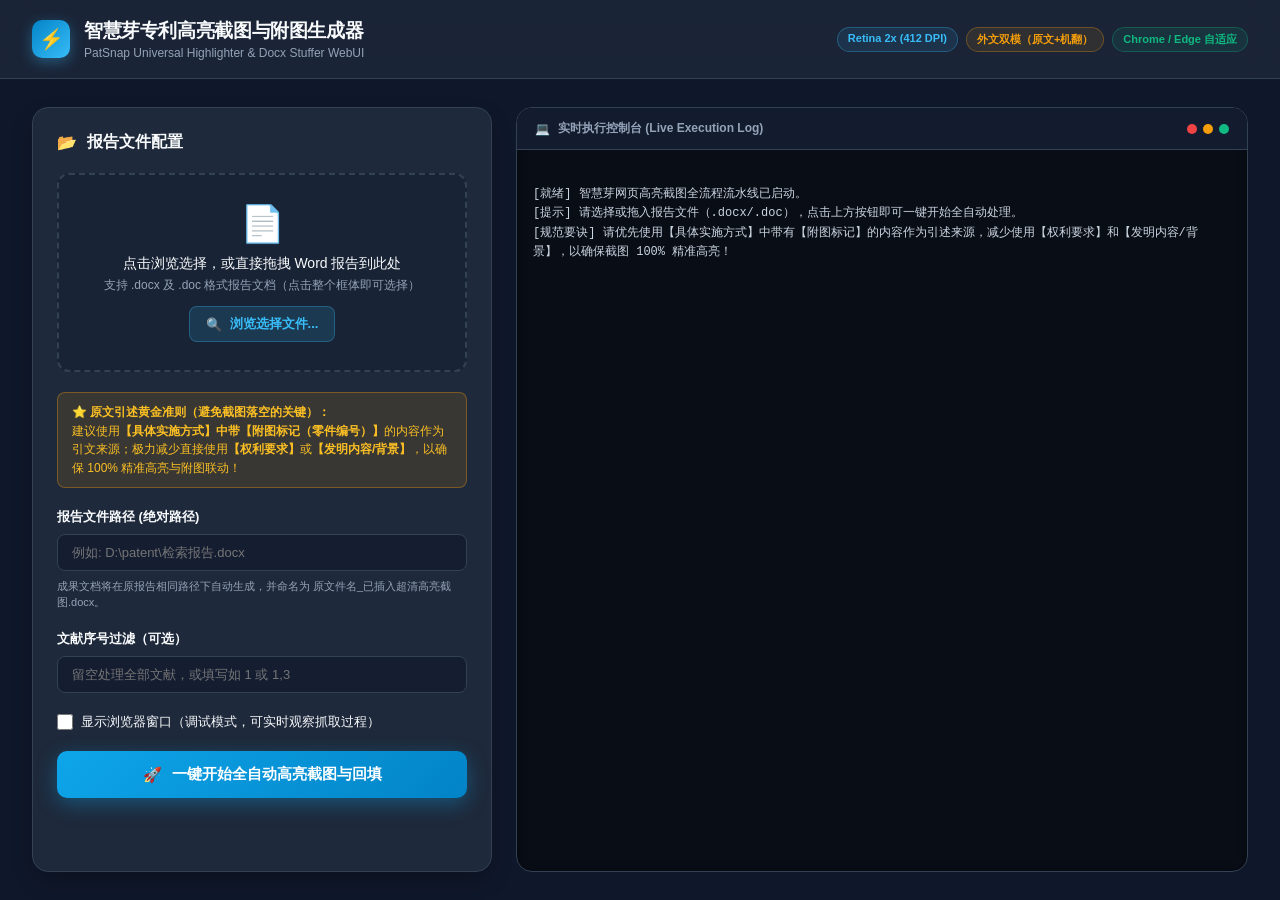
<file: zhihuiya-highlight-shot/web/index.html>
<!DOCTYPE html>
<html lang="zh-CN">
<head>
  <meta charset="UTF-8">
  <meta name="viewport" content="width=device-width, initial-scale=1.0">
  <title>智慧芽专利高亮截图与附图生成器</title>
  <style>
    :root {
      --bg: #0f172a;
      --card-bg: #1e293b;
      --card-border: #334155;
      --primary: #38bdf8;
      --primary-hover: #0ea5e9;
      --text: #f8fafc;
      --text-muted: #94a3b8;
      --accent: #f59e0b;
      --success: #10b981;
      --danger: #ef4444;
      --console-bg: #090d16;
    }
    * { box-sizing: border-box; margin: 0; padding: 0; font-family: -apple-system, BlinkMacSystemFont, "Segoe UI", Roboto, "PingFang SC", "Hiragino Sans GB", "Microsoft YaHei", sans-serif; }
    body { background-color: var(--bg); color: var(--text); min-height: 100vh; display: flex; flex-direction: column; }
    
    header { background: rgba(30, 41, 59, 0.8); backdrop-filter: blur(12px); border-bottom: 1px solid var(--card-border); padding: 18px 32px; display: flex; justify-content: space-between; align-items: center; position: sticky; top: 0; z-index: 50; }
    .brand { display: flex; align-items: center; gap: 14px; }
    .brand-logo { width: 38px; height: 38px; background: linear-gradient(135deg, #0284c7, #38bdf8); border-radius: 10px; display: flex; align-items: center; justify-content: center; font-size: 20px; box-shadow: 0 4px 14px rgba(56, 189, 248, 0.35); }
    .brand h1 { font-size: 19px; font-weight: 700; letter-spacing: -0.02em; }
    .brand p { font-size: 12px; color: var(--text-muted); margin-top: 2px; }
    
    .badges { display: flex; gap: 8px; }
    .badge { padding: 4px 10px; border-radius: 9999px; font-size: 11px; font-weight: 600; border: 1px solid; }
    .badge-retina { background: rgba(56, 189, 248, 0.1); border-color: rgba(56, 189, 248, 0.3); color: var(--primary); }
    .badge-bilingual { background: rgba(245, 158, 11, 0.1); border-color: rgba(245, 158, 11, 0.3); color: var(--accent); }
    .badge-auto { background: rgba(16, 185, 129, 0.1); border-color: rgba(16, 185, 129, 0.3); color: var(--success); }

    main { flex: 1; padding: 28px 32px; max-width: 1440px; margin: 0 auto; width: 100%; display: grid; grid-template-columns: 460px 1fr; gap: 24px; }
    
    .panel { background: var(--card-bg); border: 1px solid var(--card-border); border-radius: 16px; padding: 24px; display: flex; flex-direction: column; gap: 20px; box-shadow: 0 10px 25px -5px rgba(0, 0, 0, 0.3); }
    .panel-title { font-size: 16px; font-weight: 600; display: flex; align-items: center; gap: 10px; }
    .panel-title span { color: var(--primary); }

    /* 文件选择区 */
    .drop-zone { border: 2px dashed var(--card-border); border-radius: 12px; padding: 28px 16px; text-align: center; cursor: pointer; transition: all 0.2s ease; background: rgba(15, 23, 42, 0.3); }
    .drop-zone:hover, .drop-zone.dragover { border-color: var(--primary); background: rgba(56, 189, 248, 0.05); }
    .drop-icon { font-size: 36px; margin-bottom: 10px; }
    .drop-text { font-size: 14px; font-weight: 500; margin-bottom: 4px; }
    .drop-sub { font-size: 12px; color: var(--text-muted); }
    
    .btn-select { margin-top: 12px; display: inline-flex; align-items: center; gap: 8px; background: rgba(56, 189, 248, 0.15); color: var(--primary); border: 1px solid rgba(56, 189, 248, 0.3); padding: 8px 16px; border-radius: 8px; font-size: 13px; font-weight: 600; cursor: pointer; transition: 0.2s; }
    .btn-select:hover { background: var(--primary); color: #000; }

    .form-group { display: flex; flex-direction: column; gap: 8px; }
    .form-label { font-size: 13px; font-weight: 600; color: var(--text); }
    .form-input { background: rgba(15, 23, 42, 0.6); border: 1px solid var(--card-border); border-radius: 8px; padding: 10px 14px; color: var(--text); font-size: 13px; outline: none; transition: 0.2s; }
    .form-input:focus { border-color: var(--primary); box-shadow: 0 0 0 2px rgba(56, 189, 248, 0.2); }
    .form-tip { font-size: 11px; color: var(--text-muted); line-height: 1.4; }

    .checkbox-group { display: flex; align-items: center; gap: 8px; cursor: pointer; font-size: 13px; user-select: none; }
    .checkbox-group input { width: 16px; height: 16px; accent-color: var(--primary); cursor: pointer; }

    /* 启动按钮 */
    .btn-start { background: linear-gradient(135deg, #0ea5e9, #0284c7); color: #fff; border: none; padding: 14px 20px; border-radius: 10px; font-size: 15px; font-weight: 700; cursor: pointer; display: flex; align-items: center; justify-content: center; gap: 10px; transition: all 0.2s; box-shadow: 0 6px 20px rgba(14, 165, 233, 0.35); }
    .btn-start:hover:not(:disabled) { transform: translateY(-2px); box-shadow: 0 8px 24px rgba(14, 165, 233, 0.5); }
    .btn-start:disabled { opacity: 0.5; cursor: not-allowed; }

    /* 进度卡片 */
    .progress-box { background: rgba(15, 23, 42, 0.5); border: 1px solid var(--card-border); border-radius: 10px; padding: 14px; display: none; flex-direction: column; gap: 8px; }
    .progress-info { display: flex; justify-content: space-between; font-size: 12px; }
    .progress-bar { width: 100%; height: 6px; background: rgba(255, 255, 255, 0.1); border-radius: 999px; overflow: hidden; }
    .progress-fill { height: 100%; width: 0%; background: linear-gradient(90deg, #38bdf8, #10b981); transition: width 0.3s ease; }

    /* 成功交付卡片 */
    .result-box { background: rgba(16, 185, 129, 0.1); border: 1px solid rgba(16, 185, 129, 0.3); border-radius: 12px; padding: 18px; display: none; flex-direction: column; gap: 12px; }
    .result-header { display: flex; align-items: center; gap: 8px; color: var(--success); font-weight: 600; font-size: 14px; }
    .result-path { font-size: 12px; color: var(--text-muted); word-break: break-all; background: rgba(0, 0, 0, 0.2); padding: 8px 10px; border-radius: 6px; }
    .result-actions { display: flex; gap: 10px; }
    .btn-res { flex: 1; padding: 9px 12px; border-radius: 6px; font-size: 12px; font-weight: 600; cursor: pointer; border: 1px solid; display: flex; align-items: center; justify-content: center; gap: 6px; transition: 0.2s; }
    .btn-open-doc { background: #10b981; color: #fff; border-color: #10b981; }
    .btn-open-doc:hover { background: #059669; }
    .btn-open-folder { background: rgba(255, 255, 255, 0.1); color: var(--text); border-color: rgba(255, 255, 255, 0.2); }
    .btn-open-folder:hover { background: rgba(255, 255, 255, 0.18); }

    /* 右侧终端日志 */
    .console-panel { background: var(--console-bg); border: 1px solid var(--card-border); border-radius: 16px; display: flex; flex-direction: column; overflow: hidden; box-shadow: inset 0 2px 10px rgba(0, 0, 0, 0.5); }
    .console-header { background: #131b2e; border-bottom: 1px solid var(--card-border); padding: 12px 18px; display: flex; justify-content: space-between; align-items: center; }
    .console-title { font-size: 12px; font-weight: 600; color: var(--text-muted); display: flex; align-items: center; gap: 8px; }
    .console-dots { display: flex; gap: 6px; }
    .dot { width: 10px; height: 10px; border-radius: 50%; }
    .dot-r { background: #ef4444; }
    .dot-y { background: #f59e0b; }
    .dot-g { background: #10b981; }

    .console-body { flex: 1; padding: 16px; overflow-y: auto; font-family: "Cascadia Code", "Fira Code", Consolas, Courier, monospace; font-size: 12px; line-height: 1.6; color: #cbd5e1; white-space: pre-wrap; word-break: break-all; }
    .log-line { margin-bottom: 2px; }
    .log-stage { color: var(--primary); font-weight: 600; }
    .log-success { color: var(--success); font-weight: 600; }
    .log-warn { color: var(--accent); }
    .log-err { color: var(--danger); font-weight: 600; }
  </style>
</head>
<body>

  <header>
    <div class="brand">
      <div class="brand-logo">⚡</div>
      <div>
        <h1>智慧芽专利高亮截图与附图生成器</h1>
        <p>PatSnap Universal Highlighter & Docx Stuffer WebUI</p>
      </div>
    </div>
    <div class="badges">
      <span class="badge badge-retina">Retina 2x (412 DPI)</span>
      <span class="badge badge-bilingual">外文双模（原文+机翻）</span>
      <span class="badge badge-auto">Chrome / Edge 自适应</span>
    </div>
  </header>

  <main>
    <!-- 左侧控制面板 -->
    <div class="panel">
      <div class="panel-title"><span>📂</span> 报告文件配置</div>

      <!-- 文件拖拽/选择 -->
      <div class="drop-zone" id="dropZone">
        <div class="drop-icon">📄</div>
        <div class="drop-text">点击浏览选择，或直接拖拽 Word 报告到此处</div>
        <div class="drop-sub">支持 .docx 及 .doc 格式报告文档（点击整个框体即可选择）</div>
        <button type="button" class="btn-select" id="btnSelectFile">
          <span>🔍</span> 浏览选择文件...
        </button>
      </div>

      <!-- 黄金引述准则提示卡片 -->
      <div style="background: rgba(245, 158, 11, 0.12); border: 1px solid rgba(245, 158, 11, 0.35); border-radius: 8px; padding: 10px 14px; font-size: 12px; color: #fbbf24; line-height: 1.55;">
        <strong>⭐ 原文引述黄金准则（避免截图落空的关键）：</strong><br>
        建议使用<strong>【具体实施方式】中带【附图标记（零件编号）】</strong>的内容作为引文来源；极力减少直接使用<strong>【权利要求】</strong>或<strong>【发明内容/背景】</strong>，以确保 100% 精准高亮与附图联动！
      </div>

      <!-- 选中文件路径 -->
      <div class="form-group">
        <label class="form-label">报告文件路径 (绝对路径)</label>
        <input type="text" class="form-input" id="inputDocxPath" placeholder="例如: D:\patent\检索报告.docx">
        <div class="form-tip">成果文档将在原报告相同路径下自动生成，并命名为 <code>原文件名_已插入超清高亮截图.docx</code>。</div>
      </div>

      <!-- 筛选与高级选项 -->
      <div class="form-group">
        <label class="form-label">文献序号过滤（可选）</label>
        <input type="text" class="form-input" id="inputRefs" placeholder="留空处理全部文献，或填写如 1 或 1,3">
      </div>

      <div class="checkbox-group">
        <input type="checkbox" id="checkNoHeadless">
        <label for="checkNoHeadless">显示浏览器窗口（调试模式，可实时观察抓取过程）</label>
      </div>

      <!-- 进度条 -->
      <div class="progress-box" id="progressBox">
        <div class="progress-info">
          <span id="progressStatus">准备中...</span>
          <span id="progressPct">0%</span>
        </div>
        <div class="progress-bar">
          <div class="progress-fill" id="progressFill"></div>
        </div>
      </div>

      <!-- 成果交付区 -->
      <div class="result-box" id="resultBox">
        <div class="result-header">
          <span>🎉</span> 报告生成与回填成功！
        </div>
        <div class="result-path" id="resultDocPath"></div>
        <div class="result-actions">
          <button type="button" class="btn-res btn-open-doc" id="btnOpenDoc">
            <span>📄</span> 打开 Word 报告
          </button>
          <button type="button" class="btn-res btn-open-folder" id="btnOpenFolder">
            <span>📁</span> 打开所在文件夹
          </button>
        </div>
      </div>

      <!-- 启动按钮 -->
      <button type="button" class="btn-start" id="btnStart">
        <span>🚀</span> 一键开始全自动高亮截图与回填
      </button>
    </div>

    <!-- 右侧终端监控 -->
    <div class="console-panel">
      <div class="console-header">
        <div class="console-title">
          <span>💻</span> 实时执行控制台 (Live Execution Log)
        </div>
        <div class="console-dots">
          <div class="dot dot-r"></div>
          <div class="dot dot-y"></div>
          <div class="dot dot-g"></div>
        </div>
      </div>
      <div class="console-body" id="consoleBody">
[就绪] 智慧芽网页高亮截图全流程流水线已启动。
[提示] 请选择或拖入报告文件（.docx/.doc），点击上方按钮即可一键开始全自动处理。
[规范要诀] 请优先使用【具体实施方式】中带有【附图标记】的内容作为引述来源，减少使用【权利要求】和【发明内容/背景】，以确保截图 100% 精准高亮！
      </div>
    </div>
  </main>

  <script>
    const dropZone = document.getElementById('dropZone');
    const btnSelectFile = document.getElementById('btnSelectFile');
    const inputDocxPath = document.getElementById('inputDocxPath');
    const inputRefs = document.getElementById('inputRefs');
    const checkNoHeadless = document.getElementById('checkNoHeadless');
    const btnStart = document.getElementById('btnStart');
    const progressBox = document.getElementById('progressBox');
    const progressStatus = document.getElementById('progressStatus');
    const progressPct = document.getElementById('progressPct');
    const progressFill = document.getElementById('progressFill');
    const resultBox = document.getElementById('resultBox');
    const resultDocPath = document.getElementById('resultDocPath');
    const btnOpenDoc = document.getElementById('btnOpenDoc');
    const btnOpenFolder = document.getElementById('btnOpenFolder');
    const consoleBody = document.getElementById('consoleBody');

    let currentTaskPoll = null;
    let finalDocx = '';

    // 防止浏览器默认将拖入的文件在网页中直接打开
    window.addEventListener('dragover', (e) => e.preventDefault(), false);
    window.addEventListener('drop', (e) => e.preventDefault(), false);

    async function triggerSelectFile() {
      try {
        const res = await fetch('/api/select_file', { method: 'POST' });
        const data = await res.json();
        if (data.path) {
          inputDocxPath.value = data.path;
          addLog(`[文件已选择] ${data.path}`);
        }
      } catch (err) {
        alert('文件选择请求异常: ' + err);
      }
    }

    // 1. 点击拖拽框或按钮弹出原生 Windows 文件选择框
    dropZone.addEventListener('click', () => {
      triggerSelectFile();
    });
    btnSelectFile.addEventListener('click', (e) => {
      e.stopPropagation();
      triggerSelectFile();
    });

    // 2. 拖拽支持 (支持原生路径获取、本地目录秒级智能匹配、及流式同步双保险)
    dropZone.addEventListener('dragover', (e) => {
      e.preventDefault();
      dropZone.classList.add('dragover');
    });
    dropZone.addEventListener('dragleave', () => dropZone.classList.remove('dragover'));
    dropZone.addEventListener('drop', async (e) => {
      e.preventDefault();
      dropZone.classList.remove('dragover');
      if (!e.dataTransfer.files || e.dataTransfer.files.length === 0) return;
      const file = e.dataTransfer.files[0];

      if (!file.name.endsWith('.docx') && !file.name.endsWith('.doc')) {
        alert('请拖入 Word 格式报告文档 (.docx 或 .doc)！');
        return;
      }

      addLog(`[*] 正在解析拖入文件: ${file.name} (${(file.size / 1024).toFixed(1)} KB)...`);

      // A. 若在特定环境支持直接读取绝对路径 (如 Electron)
      if (file.path) {
        inputDocxPath.value = file.path;
        addLog(`[拖拽成功] 物理路径: ${file.path}`);
        return;
      }

      // B. 浏览器沙箱环境：首先通过后端在桌面/常用文件夹中毫秒级检索同名文件
      try {
        const resSearch = await fetch('/api/resolve_dropped_file', {
          method: 'POST',
          headers: { 'Content-Type': 'application/json' },
          body: JSON.stringify({
            name: file.name,
            size: file.size,
            last_modified: file.lastModified
          })
        });
        const dataSearch = await resSearch.json();
        if (dataSearch.found && dataSearch.path) {
          inputDocxPath.value = dataSearch.path;
          addLog(`[智能识别成功] 成功匹配到本地原文件: ${dataSearch.path}`);
          return;
        }
      } catch (err) {
        console.warn('本地文件匹配接口调用异常:', err);
      }

      // C. 本地深层目录未命中时：通过流式接收并同步保存至桌面
      addLog(`[*] 正在读取并暂存至桌面，请稍候...`);
      const reader = new FileReader();
      reader.onload = async function() {
        const base64Data = reader.result.split(',')[1];
        try {
          const resUpload = await fetch('/api/upload_file_data', {
            method: 'POST',
            headers: { 'Content-Type': 'application/json' },
            body: JSON.stringify({
              name: file.name,
              size: file.size,
              base64: base64Data
            })
          });
          const dataUpload = await resUpload.json();
          if (dataUpload.path) {
            inputDocxPath.value = dataUpload.path;
            addLog(`[拖拽接收完成] 文件已就绪: ${dataUpload.path} (将在该目录下生成结果)`);
          } else {
            alert('文件接收失败: ' + (dataUpload.error || '未知错误'));
          }
        } catch (err) {
          alert('文件上传同步异常: ' + err);
        }
      };
      reader.readAsDataURL(file);
    });

    // 3. 启动任务
    btnStart.addEventListener('click', async () => {
      const docxPath = inputDocxPath.value.trim();
      if (!docxPath) {
        alert('请先选择或输入报告文件路径！');
        return;
      }

      btnStart.disabled = true;
      btnStart.innerHTML = '<span>⏳</span> 正在自动化执行抓取与回填...';
      progressBox.style.display = 'flex';
      resultBox.style.display = 'none';
      progressFill.style.width = '10%';
      progressPct.innerText = '10%';
      progressStatus.innerText = '正在启动智慧芽自动化引擎...';
      consoleBody.innerText = '';
      addLog(`[*] 启动流水线任务: ${docxPath}`);

      try {
        const res = await fetch('/api/start', {
          method: 'POST',
          headers: { 'Content-Type': 'application/json' },
          body: JSON.stringify({
            docx_path: docxPath,
            refs: inputRefs.value.trim() || null,
            no_headless: checkNoHeadless.checked
          })
        });
        const data = await res.json();
        if (!data.success) {
          alert('任务启动失败: ' + (data.error || '未知错误'));
          resetBtn();
          return;
        }

        // 开始轮询日志与状态
        pollStatus();
      } catch (err) {
        alert('启动请求异常: ' + err);
        resetBtn();
      }
    });

    function resetBtn() {
      btnStart.disabled = false;
      btnStart.innerHTML = '<span>🚀</span> 一键开始全自动高亮截图与回填';
    }

    function addLog(text) {
      const div = document.createElement('div');
      div.className = 'log-line';
      if (text.includes('[阶段') || text.includes('--- [')) div.className += ' log-stage';
      else if (text.includes('成功') || text.includes('PASS') || text.includes('SUCCESS')) div.className += ' log-success';
      else if (text.includes('异常') || text.includes('失败') || text.includes('Error')) div.className += ' log-err';
      else if (text.includes('提示') || text.includes('警告')) div.className += ' log-warn';
      div.innerText = text;
      consoleBody.appendChild(div);
      consoleBody.scrollTop = consoleBody.scrollHeight;
    }

    function pollStatus() {
      if (currentTaskPoll) clearInterval(currentTaskPoll);
      let logIndex = 0;

      currentTaskPoll = setInterval(async () => {
        try {
          const res = await fetch(`/api/status?since=${logIndex}`);
          const st = await res.json();

          // 追加增量日志
          if (st.logs && st.logs.length > 0) {
            st.logs.forEach(msg => addLog(msg));
            logIndex += st.logs.length;
          }

          // 更新进度
          if (st.progress !== undefined) {
            progressFill.style.width = `${st.progress}%`;
            progressPct.innerText = `${st.progress}%`;
          }
          if (st.stage) {
            progressStatus.innerText = st.stage;
          }

          // 任务结束判定
          if (st.status === 'completed') {
            clearInterval(currentTaskPoll);
            resetBtn();
            progressFill.style.width = '100%';
            progressPct.innerText = '100%';
            progressStatus.innerText = '处理完成！全部高亮截图与附图已回填。';
            finalDocx = st.final_docx;
            resultDocPath.innerText = finalDocx;
            resultBox.style.display = 'flex';
          } else if (st.status === 'failed') {
            clearInterval(currentTaskPoll);
            resetBtn();
            progressStatus.innerText = '执行失败: ' + (st.error || '详见控制台输出');
            alert('流水线执行异常，请查看右侧控制台日志。');
          }
        } catch (err) {
          console.error(err);
        }
      }, 1000);
    }

    // 4. 打开文档与文件夹
    btnOpenDoc.addEventListener('click', async () => {
      if (!finalDocx) return;
      await fetch('/api/open_file', {
        method: 'POST',
        headers: { 'Content-Type': 'application/json' },
        body: JSON.stringify({ path: finalDocx })
      });
    });

    btnOpenFolder.addEventListener('click', async () => {
      if (!finalDocx) return;
      await fetch('/api/open_folder', {
        method: 'POST',
        headers: { 'Content-Type': 'application/json' },
        body: JSON.stringify({ path: finalDocx })
      });
    });
  </script>
</body>
</html>
</file>
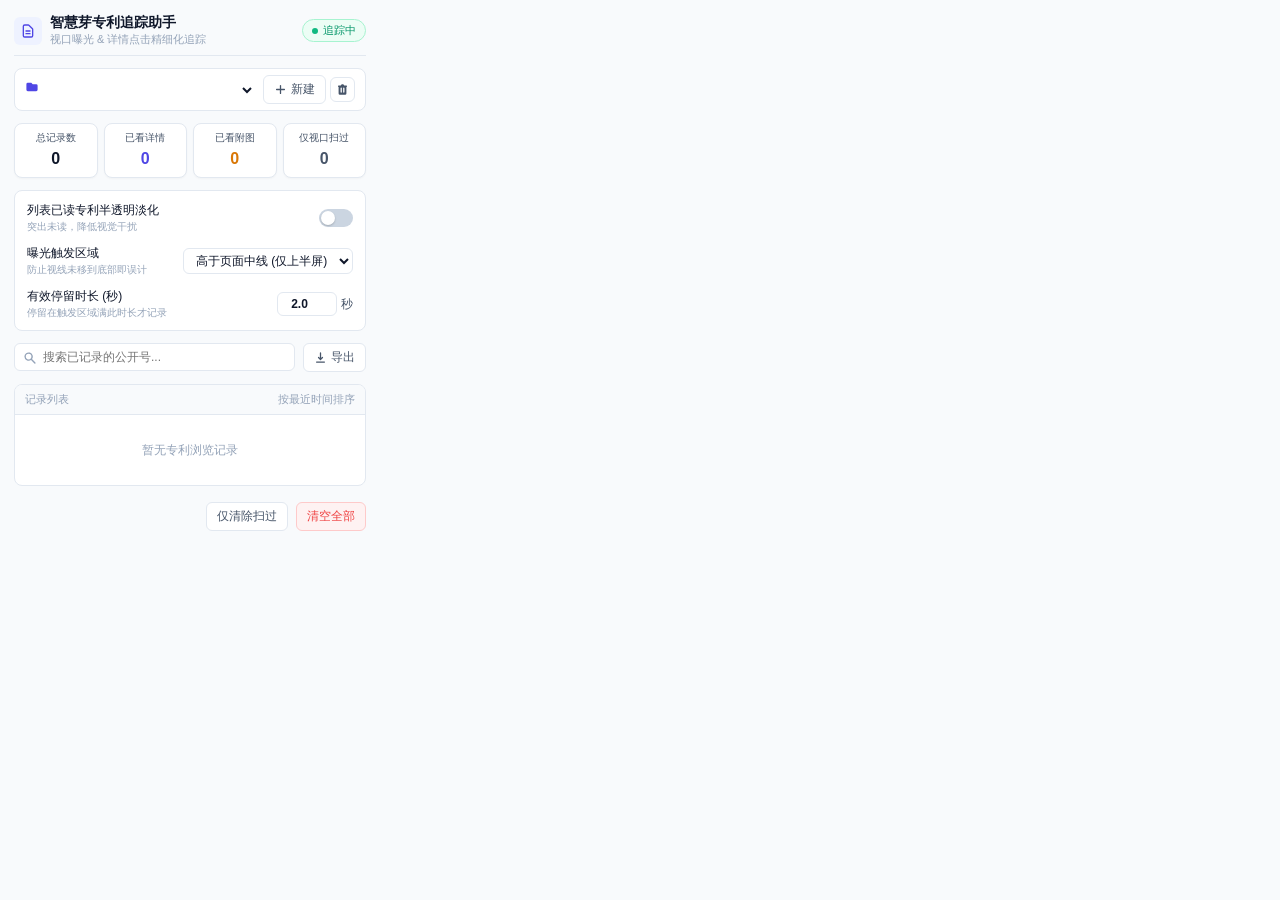
<file: patsnap-patent-tracker/popup.html>
<!DOCTYPE html>
<html lang="zh-CN">
<head>
  <meta charset="UTF-8">
  <meta name="viewport" content="width=device-width, initial-scale=1.0">
  <title>智慧芽专利浏览追踪助手</title>
  <link rel="stylesheet" href="popup.css">
</head>
<body>
  <div class="app-container">
    <!-- 顶部标题栏 -->
    <header class="app-header">
      <div class="brand">
        <div class="logo-icon">
          <svg viewBox="0 0 24 24" fill="none" stroke="currentColor" stroke-width="2">
            <path stroke-linecap="round" stroke-linejoin="round" d="M9 12h6m-6 4h6m2 5H7a2 2 0 01-2-2V5a2 2 0 012-2h5.586a1 1 0 01.707.293l5.414 5.414a1 1 0 01.293.707V19a2 2 0 01-2 2z" />
          </svg>
        </div>
        <div>
          <h1 class="brand-title">智慧芽专利追踪助手</h1>
          <span class="brand-subtitle">视口曝光 &amp; 详情点击精细化追踪</span>
        </div>
      </div>
      <button id="btnToggleTracking" class="status-btn active" title="点击开始或暂停追踪">
        <span class="status-indicator"></span>
        <span id="statusBtnText" class="status-text">追踪中</span>
      </button>
    </header>

    <!-- 项目空间切换栏 -->
    <section class="project-bar">
      <div class="project-selector-wrap">
        <span class="project-icon">
          <svg viewBox="0 0 20 20" fill="currentColor">
            <path d="M2 6a2 2 0 012-2h5l2 2h5a2 2 0 012 2v6a2 2 0 01-2 2H4a2 2 0 01-2-2V6z" />
          </svg>
        </span>
        <select id="projectSelect" class="project-select" title="切换当前工作项目"></select>
      </div>
      <div class="project-btn-group">
        <button id="btnNewProject" class="aui-btn aui-btn-secondary" title="新建工作项目">
          <svg viewBox="0 0 20 20" fill="currentColor">
            <path fill-rule="evenodd" d="M10 3a1 1 0 011 1v5h5a1 1 0 110 2h-5v5a1 1 0 11-2 0v-5H4a1 1 0 110-2h5V4a1 1 0 011-1z" clip-rule="evenodd" />
          </svg>
          <span>新建</span>
        </button>
        <button id="btnDeleteProject" class="aui-btn aui-btn-secondary btn-icon-only" title="删除当前项目">
          <svg viewBox="0 0 20 20" fill="currentColor">
            <path fill-rule="evenodd" d="M9 2a1 1 0 00-.894.553L7.382 4H4a1 1 0 000 2v10a2 2 0 002 2h8a2 2 0 002-2V6a1 1 0 100-2h-3.382l-.724-1.447A1 1 0 0011 2H9zM7 8a1 1 0 012 0v6a1 1 0 11-2 0V8zm5-1a1 1 0 00-1 1v6a1 1 0 102 0V8a1 1 0 00-1-1z" clip-rule="evenodd" />
          </svg>
        </button>
      </div>
    </section>

    <!-- 统计指标卡 -->
    <section class="stats-grid">
      <div class="stat-card">
        <div class="stat-label">总记录数</div>
        <div class="stat-value" id="statTotal">0</div>
      </div>
      <div class="stat-card stat-clicked">
        <div class="stat-label">已看详情</div>
        <div class="stat-value" id="statClicked">0</div>
      </div>
      <div class="stat-card stat-image">
        <div class="stat-label">已看附图</div>
        <div class="stat-value" id="statImage">0</div>
      </div>
      <div class="stat-card stat-exposed">
        <div class="stat-label">仅视口扫过</div>
        <div class="stat-value" id="statExposed">0</div>
      </div>
    </section>

    <!-- 配置开关与交互 -->
    <section class="control-panel">
      <div class="control-row">
        <label class="control-label" for="toggleDim">
          <span>列表已读专利半透明淡化</span>
          <span class="hint-text">突出未读，降低视觉干扰</span>
        </label>
        <label class="switch">
          <input type="checkbox" id="toggleDim">
          <span class="slider"></span>
        </label>
      </div>

      <div class="control-row">
        <label class="control-label" for="selectViewArea">
          <span>曝光触发区域</span>
          <span class="hint-text">防止视线未移到底部即误计</span>
        </label>
        <select id="selectViewArea" class="aui-select">
          <option value="half" selected>高于页面中线 (仅上半屏)</option>
          <option value="full">整个页面视口 (露头即算)</option>
        </select>
      </div>

      <div class="control-row">
        <label class="control-label" for="inputDuration">
          <span>有效停留时长 (秒)</span>
          <span class="hint-text">停留在触发区域满此时长才记录</span>
        </label>
        <div class="duration-input-wrapper">
          <input type="number" id="inputDuration" class="aui-number-input" min="0.5" max="60" step="0.5" value="2.0">
          <span class="unit-text">秒</span>
        </div>
      </div>
    </section>

    <!-- 检索与导出工具栏 -->
    <section class="toolbar">
      <div class="search-input-wrap">
        <svg class="search-icon" viewBox="0 0 20 20" fill="currentColor">
          <path fill-rule="evenodd" d="M8 4a4 4 0 100 8 4 4 0 000-8zM2 8a6 6 0 1110.89 3.476l4.817 4.817a1 1 0 01-1.414 1.414l-4.816-4.816A6 6 0 012 8z" clip-rule="evenodd" />
        </svg>
        <input type="text" id="searchInput" class="search-input" placeholder="搜索已记录的公开号...">
      </div>
      <button id="btnExport" class="aui-btn aui-btn-secondary" title="导出公开号为文本或表格">
        <svg viewBox="0 0 20 20" fill="currentColor">
          <path fill-rule="evenodd" d="M3 17a1 1 0 011-1h12a1 1 0 110 2H4a1 1 0 01-1-1zm3.293-7.707a1 1 0 011.414 0L9 10.586V3a1 1 0 112 0v7.586l1.293-1.293a1 1 0 111.414 1.414l-3 3a1 1 0 01-1.414 0l-3-3a1 1 0 010-1.414z" clip-rule="evenodd" />
        </svg>
        <span>导出</span>
      </button>
    </section>

    <!-- 记录列表预览区 -->
    <section class="records-container">
      <div class="records-header">
        <span class="records-count" id="filteredCount">记录列表</span>
        <span class="records-sort">按最近时间排序</span>
      </div>
      <div class="records-list" id="recordsList">
        <div class="empty-state">暂无专利浏览记录</div>
      </div>
    </section>

    <!-- 底部危险操作区 -->
    <footer class="app-footer">
      <button id="btnClearExposed" class="aui-btn aui-btn-light" title="保留深入研读过的记录，仅重置仅扫过的标记">
        仅清除扫过
      </button>
      <button id="btnClearAll" class="aui-btn aui-btn-danger">
        清空全部
      </button>
    </footer>
  </div>

  <script src="popup.js"></script>
</body>
</html>
</file>
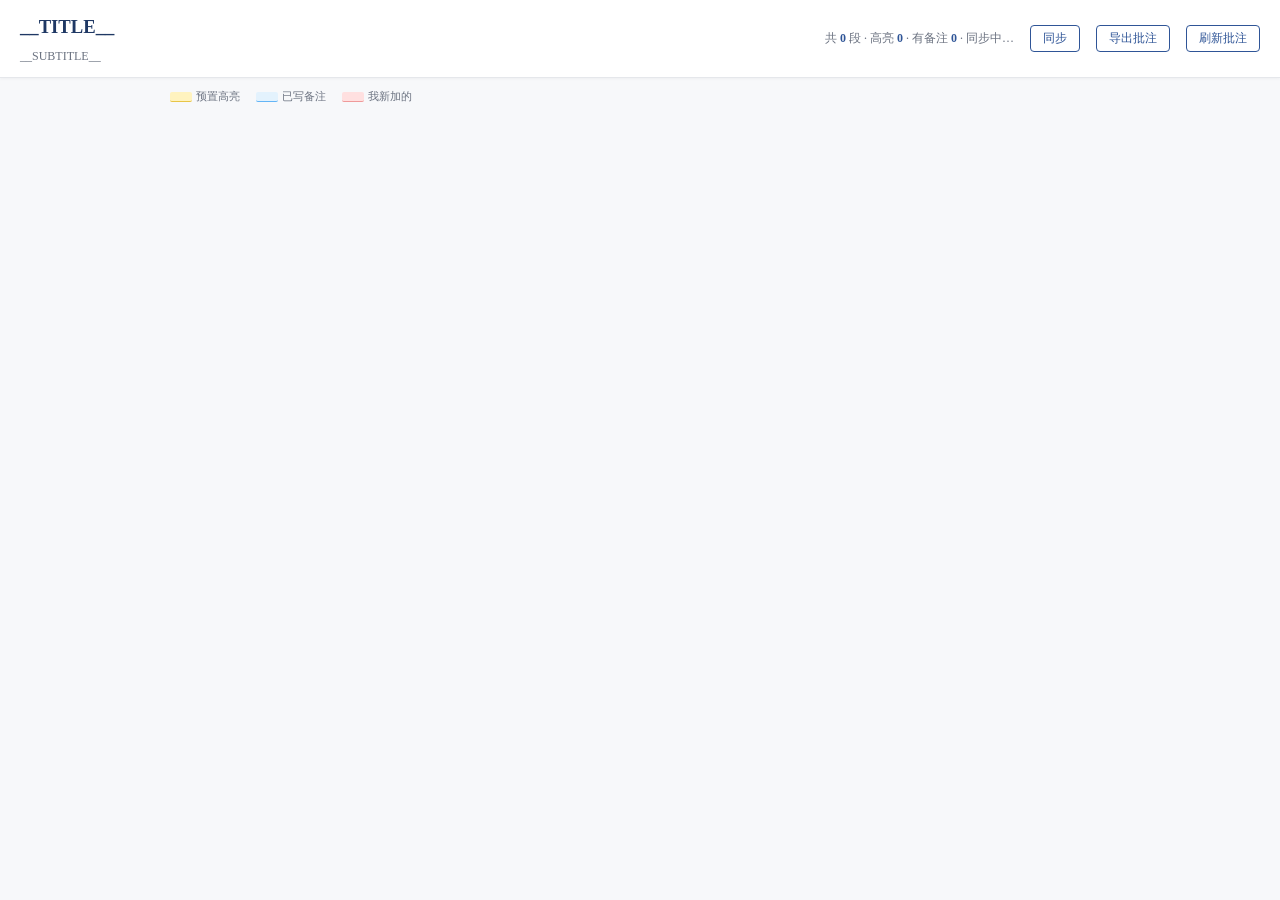
<file: patent-anno-share/templates/page_cloud_backup.html>
<!DOCTYPE html>
<html lang="zh-CN">
<head>
<meta charset="utf-8">
<meta name="viewport" content="width=device-width, initial-scale=1">
<title>__TITLE__</title>
<style>
:root{
  --brand:#1f3864; --brand2:#2f5597; --ink:#1F2937; --muted:#6b7280;
  --bg:#f7f8fa; --card:#fff; --line:#e5e7eb;
  --hl:#fff3bf; --hlb:#e8c547;
  --noted:#e3f2fd; --notedb:#64b5f6;
  --mine:#ffe0e0; --mineb:#ef9a9a;
}
*{box-sizing:border-box}
body{
  margin:0; background:var(--bg); color:var(--ink);
  font-family:"FangSong","仿宋","Times New Roman",serif; font-size:10pt;
  line-height:1.85;
}
header{
  position:sticky; top:0; z-index:50; background:var(--card);
  border-bottom:1px solid var(--line); padding:10px 20px;
  display:flex; align-items:center; gap:16px; flex-wrap:wrap;
  box-shadow:0 1px 3px rgba(0,0,0,.04);
}
header h1{font-size:14pt; margin:0; color:var(--brand); font-weight:700}
header .sub{font-size:9pt; color:var(--muted)}
header .stat{font-size:9pt; color:var(--muted); margin-left:auto}
header .stat b{color:var(--brand2); font-family:"Times New Roman",serif}
header button{
  font-family:inherit; font-size:9pt; padding:4px 12px; cursor:pointer;
  border:1px solid var(--brand2); background:#fff; color:var(--brand2);
  border-radius:4px;
}
header button:hover{background:var(--brand2); color:#fff}
main{max-width:980px; margin:0 auto; padding:20px 20px 120px}
.gtitle{
  margin:26px 0 12px; padding:6px 12px; background:var(--brand); color:#fff;
  font-size:11pt; font-weight:700; border-radius:4px; letter-spacing:.5px;
}
.p{
  background:var(--card); border:1px solid var(--line); border-radius:6px;
  padding:12px 14px; margin:0 0 12px;
}
.p .no{
  font-size:9pt; color:var(--brand2); font-weight:700;
  font-family:"Times New Roman",serif; margin-bottom:6px;
}
.p .en{color:#374151; margin-bottom:8px}
.p .zh{color:var(--ink)}
.p .en::before{
  content:"EN"; display:inline-block; font-size:7.5pt; color:#9ca3af;
  font-family:"Times New Roman",serif; margin-right:6px; vertical-align:top;
  border:1px solid #d1d5db; border-radius:2px; padding:0 3px; line-height:1.2;
}
.p .zh::before{
  content:"译"; display:inline-block; font-size:7.5pt; color:#9ca3af;
  margin-right:6px; vertical-align:top;
  border:1px solid #d1d5db; border-radius:2px; padding:0 3px; line-height:1.2;
}
mark{
  background:var(--hl); border-bottom:1.5px solid var(--hlb);
  padding:0 1px; border-radius:2px; cursor:pointer;
}
mark.noted{background:var(--noted); border-bottom-color:var(--notedb)}
mark.mine{background:var(--mine); border-bottom-color:var(--mineb)}
.noteline{
  margin-top:8px; padding:7px 10px; background:#fafafa;
  border-left:3px solid var(--notedb); font-size:9pt; color:#4b5563;
  border-radius:0 4px 4px 0;
}
.noteline b{color:var(--brand2); font-weight:700}
.noteline .who{color:var(--muted); font-size:8.5pt; margin-left:6px}

/* 划选工具条 */
#tb{
  position:absolute; display:none; z-index:100; gap:6px; align-items:center;
  background:var(--brand); color:#fff; padding:5px 10px; border-radius:5px;
  font-size:9pt; box-shadow:0 3px 10px rgba(0,0,0,.25);
}
#tb span{opacity:.85}
#tb b{font-family:"Times New Roman",serif}
#tb button{
  font-family:inherit; font-size:9pt; padding:2px 10px; cursor:pointer;
  border:none; border-radius:3px; background:#fff; color:var(--brand); font-weight:700;
}
#tb button.ghost{background:transparent; color:#fff; border:1px solid rgba(255,255,255,.5); font-weight:400}

/* 编辑器 */
#editor{
  position:fixed; display:none; z-index:120; left:50%; top:50%;
  transform:translate(-50%,-50%); width:min(560px,92vw);
  background:var(--card); border-radius:8px; padding:18px 20px;
  box-shadow:0 10px 40px rgba(0,0,0,.28); border:1px solid var(--line);
}
#editor h3{margin:0 0 10px; font-size:11pt; color:var(--brand)}
#edText{
  background:#f3f4f6; padding:8px 10px; border-radius:4px; font-size:9pt;
  color:#4b5563; max-height:90px; overflow:auto; margin-bottom:10px;
  line-height:1.6;
}
#edNote{
  width:100%; min-height:88px; font-family:inherit; font-size:10pt;
  padding:8px 10px; border:1px solid var(--line); border-radius:4px;
  resize:vertical; line-height:1.7; color:var(--ink);
}
#edFoot{display:flex; gap:8px; margin-top:12px; align-items:center}
#edFoot button{
  font-family:inherit; font-size:9pt; padding:5px 14px; cursor:pointer;
  border-radius:4px; border:1px solid var(--brand2); background:#fff; color:var(--brand2);
}
#edFoot button.primary{background:var(--brand2); color:#fff}
#edFoot button.danger{border-color:#dc2626; color:#dc2626}
#edFoot .sp{margin-left:auto}

#toast{
  position:fixed; left:50%; bottom:40px; transform:translateX(-50%);
  background:#111827; color:#fff; padding:9px 18px; border-radius:6px;
  font-size:9.5pt; opacity:0; pointer-events:none; transition:opacity .25s;
  z-index:200; max-width:80vw;
}
#toast.show{opacity:.94}
#toast.err{background:#b91c1c}

.legend{
  max-width:980px; margin:0 auto; padding:8px 20px; font-size:8.5pt; color:var(--muted);
  display:flex; gap:16px; flex-wrap:wrap;
}
.legend i{
  display:inline-block; width:22px; height:10px; border-radius:2px;
  vertical-align:middle; margin-right:4px;
}
</style>
</head>
<body>

<header>
  <div>
    <h1>__TITLE__</h1>
    <div class="sub">__SUBTITLE__</div>
  </div>
  <div class="stat">
    共 <b id="cPara">0</b> 段 · 高亮 <b id="cMark">0</b> · 有备注 <b id="cNote">0</b>
    · <span id="syncState">同步中…</span><span id="pendState"></span>
  </div>
  <button id="btnSync">同步</button>
  <button id="btnExport">导出批注</button>
  <button id="btnRefresh">刷新批注</button>
</header>

<div class="legend">
  <span><i style="background:var(--hl);border-bottom:1.5px solid var(--hlb)"></i>预置高亮</span>
  <span><i style="background:var(--noted);border-bottom:1.5px solid var(--notedb)"></i>已写备注</span>
  <span><i style="background:var(--mine);border-bottom:1.5px solid var(--mineb)"></i>我新加的</span>
</div>

<main id="main"></main>

<div id="tb">
  <span>已选 <b id="tbLen">0</b> 字</span>
  <button id="tbAdd">加高亮</button>
  <button class="ghost" id="tbCancel">取消</button>
</div>

<div id="editor">
  <h3>高亮备注</h3>
  <div id="edText"></div>
  <textarea id="edNote" placeholder="写一句解读，例如：相当于权27 的②，密封件位于吸嘴内部"></textarea>
  <div id="edFoot">
    <button class="primary" id="edSave">保存</button>
    <button class="danger" id="edDel">删除</button>
    <span class="sp"></span>
    <button id="edClose">关闭</button>
  </div>
</div>

<div id="toast"></div>

<script>
const DATA = __DATA__;
const DOC_ID = __DOC_ID__;
const CLOUD = __CLOUD_CFG__;

const esc = s => String(s).replace(/[&<>"]/g, c => ({'&':'&amp;','<':'&lt;','>':'&gt;','"':'&quot;'}[c]));
const SIDE = {en:'原文', zh:'译文'};
const S = {
  marks: [],      // 合并后的全部批注（云端 + 本地）
  sel: null,      // 当前划选
  editKey: null,  // 正在编辑的批注 key
  online: false,
  pending: 0,     // 待同步条数
};

const LS_CACHE = 'anno.cache.' + DOC_ID;   // 云端数据快照，供离线查看
const LS_QUEUE = 'anno.queue.' + DOC_ID;   // 待同步操作队列
const LS_MINE  = 'anno.mine.'  + DOC_ID;   // 本地新增/修改的批注

/* ---------- 本地存储 ---------- */
function lsGet(k, def){
  try{ const v = localStorage.getItem(k); return v ? JSON.parse(v) : def; }
  catch(e){ return def; }
}
function lsSet(k, v){
  try{ localStorage.setItem(k, JSON.stringify(v)); return true; }
  catch(e){ console.warn('localStorage 写入失败', e); return false; }
}

/* 队列结构：{op:'upsert'|'delete', key, payload, ts} */
function queuePush(op){
  const q = lsGet(LS_QUEUE, []);
  // 同一 key 只保留最后一次操作
  const filtered = q.filter(x => x.key !== op.key);
  filtered.push(op);
  lsSet(LS_QUEUE, filtered);
  S.pending = filtered.length;
  updatePendingUI();
}
function queueAll(){ return lsGet(LS_QUEUE, []); }
function queueClear(){ lsSet(LS_QUEUE, []); S.pending = 0; updatePendingUI(); }

function updatePendingUI(){
  const el = document.getElementById('pendState');
  if(!el) return;
  if(S.pending > 0){
    el.textContent = '· ' + S.pending + ' 条待同步';
    el.style.color = '#b45309';
  }else{
    el.textContent = '';
  }
}

/* ---------- 云端 ---------- */
let db = null;
function initCloud(){
  if (!CLOUD || !CLOUD.endpoint || !CLOUD.publishableKey) return false;
  try{
    const cloud = WorkBuddyCloud.createWorkBuddyCloud({
      endpoint: CLOUD.endpoint,
      publishableKey: CLOUD.publishableKey,
    });
    db = cloud.database;
    return true;
  }catch(e){
    console.warn('cloud init failed', e);
    return false;
  }
}

/* 拉取本文档全部批注；成功后写本地快照 */
async function fetchMarks(){
  if(!db){ S.online=false; setSync('离线'); loadLocalMarks(); return; }
  try{
    let all = [], from = 0, page = 500;
    while(true){
      const { data, error } = await db.from('annotations')
        .select('*').eq('doc_id', DOC_ID).range(from, from + page - 1);
      if(error) throw error;
      if(!data || !data.length) break;
      all = all.concat(data);
      if(data.length < page) break;
      from += page;
    }
    const remote = all.map(r => ({
      key: r.mark_key, no: r.para_no, side: r.side,
      s: r.start_off, e: r.end_off,
      text: r.sel_text || '', note: r.note || '',
      author: r.author || '', mine: false,
    }));
    lsSet(LS_CACHE, remote);          // 缓存供离线查看
    S.online = true;
    mergeLocal(remote);
    setSync('已同步 ' + remote.length + ' 条');
  }catch(e){
    console.warn(e);
    S.online = false;
    loadLocalMarks();
    setSync('离线（用本地缓存）');
  }
}

/* 离线时用缓存 + 本地改动拼出可读视图 */
function loadLocalMarks(){
  const cached = lsGet(LS_CACHE, []);
  mergeLocal(cached);
}

/* 把本地改动叠加到云端数据上（本地优先） */
function mergeLocal(remote){
  const mine = lsGet(LS_MINE, []);
  const q = queueAll();
  const deleted = new Set(q.filter(x => x.op === 'delete').map(x => x.key));
  const map = new Map();
  remote.forEach(m => { if(!deleted.has(m.key)) map.set(m.key, m); });
  mine.forEach(m => { if(!deleted.has(m.key)) map.set(m.key, {...m, mine:true}); });
  S.marks = [...map.values()];
  S.pending = q.length;
  updatePendingUI();
}

/* 写入 / 更新一条批注：先落本地，再尝试云端 */
async function upsertMark(m){
  // 1) 本地立即生效
  const mine = lsGet(LS_MINE, []);
  const idx = mine.findIndex(x => x.key === m.key);
  const rec = {...m, mine:true, ts:Date.now()};
  if(idx >= 0) mine[idx] = rec; else mine.push(rec);
  lsSet(LS_MINE, mine);

  // 2) 联网则直接写云端
  if(db && S.online){
    try{
      const { error } = await db.from('annotations').upsert({
        doc_id: DOC_ID, mark_key: m.key, para_no: m.no, side: m.side,
        start_off: m.s, end_off: m.e, sel_text: m.text,
        note: m.note, author: m.author || getAuthor(),
        updated: new Date().toISOString(),
      }, { onConflict: 'mark_key' });
      if(error) throw error;
      return true;
    }catch(e){
      console.warn('云端写入失败，转本地队列', e);
    }
  }

  // 3) 离线/失败 → 入队
  queuePush({op:'upsert', key:m.key, ts:Date.now(),
             payload:{doc_id:DOC_ID, mark_key:m.key, para_no:m.no, side:m.side,
                      start_off:m.s, end_off:m.e, sel_text:m.text,
                      note:m.note, author:m.author || getAuthor(),
                      updated:new Date().toISOString()}});
  return false;
}

async function deleteMark(key){
  // 1) 本地移除
  lsSet(LS_MINE, lsGet(LS_MINE, []).filter(x => x.key !== key));

  // 2) 联网则直接删云端
  if(db && S.online){
    try{
      const { error } = await db.from('annotations').delete().eq('mark_key', key);
      if(error) throw error;
      return true;
    }catch(e){
      console.warn('云端删除失败，转本地队列', e);
    }
  }

  // 3) 离线 → 入队
  queuePush({op:'delete', key, ts:Date.now(), payload:{mark_key:key, doc_id:DOC_ID}});
  return false;
}

/* 把队列里所有待同步操作发给云端 */
async function flushQueue(){
  if(!db) { toast('当前离线，已存本地，联网后自动同步', 3000, true); return 0; }
  const q = queueAll();
  if(!q.length) return 0;

  let done = 0, fail = 0;
  for(const op of q){
    try{
      if(op.op === 'upsert'){
        const { error } = await db.from('annotations')
          .upsert(op.payload, { onConflict: 'mark_key' });
        if(error) throw error;
      }else{
        const { error } = await db.from('annotations')
          .delete().eq('mark_key', op.payload.mark_key);
        if(error) throw error;
      }
      done++;
      // 已同步的从队列移除
      const cur = queueAll().filter(x => !(x.key === op.key && x.ts === op.ts));
      lsSet(LS_QUEUE, cur);
    }catch(e){
      console.warn('同步失败', op, e);
      fail++;
      break;   // 一条失败就停，避免连环报错
    }
  }
  S.pending = queueAll().length;
  updatePendingUI();
  if(done) toast('已同步 ' + done + ' 条到云端' + (fail ? '，' + fail + ' 条待重试' : ''));
  return done;
}

function getAuthor(){
  let a = localStorage.getItem('anno.author') || '';
  if(!a){
    a = (prompt('你的名字（批注上会显示，留空则匿名）') || '匿名').trim() || '匿名';
    localStorage.setItem('anno.author', a);
  }
  return a;
}

/* ---------- 渲染 ---------- */
function marksOf(no, side){
  return S.marks.filter(m => m.no === no && m.side === side)
                .sort((a,b) => a.s - b.s);
}

function htmlOf(no, side, plain, marks){
  let out = '', cur = 0;
  for(const m of marks){
    const s = m.s, e = Math.min(m.e, plain.length);
    if(s < cur || e <= s) continue;      // 跳过重叠
    const cls = m.mine ? 'mine' : (m.note && m.note.trim() ? 'noted' : '');
    out += esc(plain.slice(cur, s))
        + '<mark' + (cls ? ' class="' + cls + '"' : '')
        + ' data-key="' + esc(m.key) + '" data-no="' + no + '" data-side="' + side + '">'
        + esc(plain.slice(s, e)) + '</mark>';
    cur = e;
  }
  return out + esc(plain.slice(cur));
}

function paint(){
  const y = window.scrollY;
  const main = document.getElementById('main');
  main.innerHTML = '';
  let g = null, nM = 0, nN = 0;

  for(const it of DATA.items){
    if(it.group !== g){
      g = it.group;
      const t = document.createElement('div');
      t.className = 'gtitle'; t.textContent = g || '正文';
      main.appendChild(t);
    }
    const box = document.createElement('div');
    box.className = 'p';

    const noEl = document.createElement('div');
    noEl.className = 'no'; noEl.textContent = '【' + it.no + '】';
    box.appendChild(noEl);

    const em = marksOf(it.no, 'en'), zm = marksOf(it.no, 'zh');

    for(const [side, cls, text, mk] of [['en','en',it.en,em], ['zh','zh',it.zh,zm]]){
      const d = document.createElement('div');
      d.className = cls;
      d.dataset.no = it.no;
      d.dataset.side = side;
      d.innerHTML = htmlOf(it.no, side, text || '', mk);
      box.appendChild(d);
    }

    // 备注列表
    for(const side of ['en','zh']){
      for(const m of (side === 'en' ? em : zm)){
        if(m.note && m.note.trim()){
          const d = document.createElement('div');
          d.className = 'noteline';
          d.innerHTML = '<b>' + SIDE[side] + ' · ' + m.s + '–' + m.e + '</b>：'
                      + esc(m.note)
                      + (m.author ? '<span class="who">— ' + esc(m.author) + '</span>' : '');
          box.appendChild(d);
          nN++;
        }
      }
    }
    nM += em.length + zm.length;
    main.appendChild(box);
  }

  window.scrollTo(0, y);
  document.getElementById('cPara').textContent = DATA.items.length;
  document.getElementById('cMark').textContent = nM;
  document.getElementById('cNote').textContent = nN;
}

function setSync(t){
  const el = document.getElementById('syncState');
  if(el) el.textContent = t;
}

/* ---------- 划选 ---------- */
function offsetOf(container, node, off){
  const w = document.createTreeWalker(container, NodeFilter.SHOW_TEXT, null);
  let total = 0, n;
  while((n = w.nextNode())){
    if(n === node) return total + off;
    total += n.textContent.length;
  }
  return null;
}

function currentSel(){
  const sel = window.getSelection();
  if(!sel || sel.isCollapsed || !sel.rangeCount) return null;
  const r = sel.getRangeAt(0);
  const a = r.startContainer.parentElement && r.startContainer.parentElement.closest('[data-no]');
  const b = r.endContainer.parentElement && r.endContainer.parentElement.closest('[data-no]');
  if(!a || a !== b) return null;          // 必须同一段
  const s = offsetOf(a, r.startContainer, r.startOffset);
  const e = offsetOf(a, r.endContainer, r.endOffset);
  if(s === null || e === null || e <= s) return null;
  const text = a.textContent.slice(s, e);
  if(!text.trim()) return null;
  return {no: a.dataset.no, side: a.dataset.side, start: s, end: e, text, rect: r.getBoundingClientRect()};
}

function showToolbar(){
  const s = currentSel(), tb = document.getElementById('tb');
  if(!s){ tb.style.display = 'none'; S.sel = null; return; }
  S.sel = s;
  document.getElementById('tbLen').textContent = s.end - s.start;
  tb.style.display = 'flex';
  tb.style.left = Math.max(8, window.scrollX + s.rect.left) + 'px';
  tb.style.top  = Math.max(8, window.scrollY + s.rect.top - 46) + 'px';
}

function toast(msg, ms, isErr){
  const t = document.getElementById('toast');
  t.textContent = msg;
  t.className = isErr ? 'show err' : 'show';
  clearTimeout(t._h);
  t._h = setTimeout(() => t.className = '', ms || 2400);
}

/* ---------- 编辑 ---------- */
function findMark(key){ return S.marks.find(m => m.key === key); }

function openEditor(key){
  const m = findMark(key);
  if(!m){ toast('找不到这条高亮', 2000, true); return; }
  S.editKey = key;
  document.getElementById('edText').textContent = m.text || '(无选中文字)';
  document.getElementById('edNote').value = m.note || '';
  document.getElementById('editor').style.display = 'block';
  document.getElementById('edNote').focus();
}

/* ---------- 事件 ---------- */
document.addEventListener('mouseup', () => setTimeout(showToolbar, 10));
document.addEventListener('keyup', ev => {
  if(ev.key === 'Escape'){
    document.getElementById('tb').style.display = 'none';
    document.getElementById('editor').style.display = 'none';
  }
});

document.getElementById('tbCancel').onclick = () => {
  window.getSelection().removeAllRanges();
  document.getElementById('tb').style.display = 'none';
};

document.getElementById('tbAdd').onclick = async () => {
  const s = S.sel;
  if(!s) return;
  const key = s.no + '|' + s.side + '|' + s.start + '|' + s.end;
  if(!S.marks.some(m => m.key === key)){
    const rec = {key, no: s.no, side: s.side, s: s.start, e: s.end,
                 text: s.text, note: '', author: getAuthor(), mine: true};
    S.marks.push(rec);
    paint();
    openEditor(key);
    window.getSelection().removeAllRanges();
    document.getElementById('tb').style.display = 'none';
    toast('已加高亮，写好备注点保存');
  }else{
    openEditor(key);
  }
};

document.getElementById('main').addEventListener('click', ev => {
  const mk = ev.target.closest('mark');
  if(!mk) return;
  openEditor(mk.dataset.key);
});

document.getElementById('edSave').onclick = async () => {
  const m = findMark(S.editKey);
  if(!m) return;
  m.note = document.getElementById('edNote').value.trim();
  m.mine = true;
  const ok = await upsertMark(m);
  document.getElementById('editor').style.display = 'none';
  paint();
  toast(ok ? '已保存并同步到云端' : '已保存到本页（未同步）', 2600, !ok);
};

document.getElementById('edDel').onclick = async () => {
  const key = S.editKey;
  const ok = await deleteMark(key);
  S.marks = S.marks.filter(m => m.key !== key);
  document.getElementById('editor').style.display = 'none';
  paint();
  toast(ok ? '已删除' : '本地已移除（云端未同步）', 2400, !ok);
};

document.getElementById('edClose').onclick = () => {
  document.getElementById('editor').style.display = 'none';
};

document.getElementById('btnRefresh').onclick = async () => {
  setSync('拉取中…');
  await fetchMarks();
  paint();
  toast('已刷新');
};

/* 导出 Markdown 汇总 */
document.getElementById('btnExport').onclick = () => {
  const rows = S.marks.filter(m => m.note && m.note.trim())
    .sort((a,b) => a.no.localeCompare(b.no) || (a.side === 'en' ? -1 : 1) || a.s - b.s);
  let L = ['# ' + DATA.title + ' · 批注汇总', '',
           '- 文档：' + DOC_ID,
           '- 导出时间：' + new Date().toLocaleString('zh-CN'),
           '- 批注条数：**' + rows.length + '**', '',
           '| # | 段号 | 侧 | 位置 | 选中文字 | 备注 | 批注人 |',
           '|---|---|---|---|---|---|---|'];
  rows.forEach((m, i) => {
    const t = (m.text || '').replace(/\|/g, '\\|').replace(/\n/g, ' ');
    const txt = t.length > 80 ? t.slice(0, 80) + '…' : t;
    const n = (m.note || '').replace(/\|/g, '\\|').replace(/\n/g, ' ');
    L.push(`| ${i+1} | 【${m.no}】 | ${SIDE[m.side]} | ${m.s}–${m.e} | ${txt} | ${n} | ${m.author || ''} |`);
  });
  if(!rows.length) L.push('| — | — | — | — | — | 暂无批注 | — |');

  const blob = new Blob([L.join('\n')], {type: 'text/markdown;charset=utf-8'});
  const a = document.createElement('a');
  a.href = URL.createObjectURL(blob);
  a.download = DOC_ID + '_批注汇总.md';
  a.click();
  setTimeout(() => URL.revokeObjectURL(a.href), 3000);
  toast('已导出 ' + rows.length + ' 条批注');
};

/* ---------- 启动 ---------- */
async function boot(){
  document.getElementById('cPara').textContent = DATA.items.length;

  // 先用本地缓存渲染，保证离线也能看
  loadLocalMarks();
  paint();

  const ok = initCloud();
  if(ok){
    await fetchMarks();
    await flushQueue();      // 上次离线留下的操作，联网即补发
    paint();
  }else{
    setSync('离线（仅本地）');
  }

  // 联网恢复时自动补发
  window.addEventListener('online', async () => {
    setSync('网络恢复，同步中…');
    if(ok){
      await flushQueue();
      await fetchMarks();
      paint();
    }
  });
  window.addEventListener('offline', () => setSync('离线（用本地缓存）'));

  // 定时轮询：拉新 + 补发待同步
  if(ok){
    setInterval(async () => {
      const before = queueAll().length;
      if(before) await flushQueue();
      await fetchMarks();
      paint();
    }, 60000);
  }
}

document.getElementById('btnSync').onclick = async () => {
  const n = await flushQueue();
  await fetchMarks();
  paint();
  if(!n && !queueAll().length) toast('已是最新');
};

boot();
</script>
</body>
</html>
</file>
<file: patsnap-patent-tracker/popup.css>
/* 智慧芽专利浏览追踪助手 - Popup 样式 (AUI 规范) */

:root {
  --primary-color: #4f46e5;
  --primary-hover: #4338ca;
  --primary-light: #eef2ff;
  --primary-border: #c7d2fe;

  --text-main: #0f172a;
  --text-secondary: #475569;
  --text-muted: #94a3b8;

  --bg-app: #f8fafc;
  --bg-card: #ffffff;
  --border-light: #e2e8f0;
  --border-hover: #cbd5e1;

  --danger-color: #ef4444;
  --danger-hover: #dc2626;
  --danger-light: #fef2f2;
}

* {
  margin: 0;
  padding: 0;
  box-sizing: border-box;
}

body {
  width: 380px;
  max-height: 580px;
  font-family: -apple-system, BlinkMacSystemFont, "Segoe UI", Roboto, "Helvetica Neue", Arial, sans-serif;
  font-size: 13px;
  line-height: 1.5;
  color: var(--text-main);
  background-color: var(--bg-app);
  overflow-x: hidden;
  user-select: none;
}

.app-container {
  display: flex;
  flex-direction: column;
  padding: 14px;
  gap: 12px;
}

/* 顶部标题栏 */
.app-header {
  display: flex;
  justify-content: space-between;
  align-items: center;
  padding-bottom: 8px;
  border-bottom: 1px solid var(--border-light);
}

.brand {
  display: flex;
  align-items: center;
  gap: 8px;
}

.logo-icon {
  width: 28px;
  height: 28px;
  background: var(--primary-light);
  color: var(--primary-color);
  border-radius: 6px;
  display: flex;
  align-items: center;
  justify-content: center;
}

.logo-icon svg {
  width: 16px;
  height: 16px;
}

.brand-title {
  font-size: 14px;
  font-weight: 700;
  color: var(--text-main);
  line-height: 1.2;
}

.brand-subtitle {
  font-size: 11px;
  color: var(--text-muted);
  display: block;
}

/* 状态开关按钮（开始/停止） */
.status-btn {
  display: flex;
  align-items: center;
  gap: 5px;
  font-size: 11px;
  font-weight: 500;
  padding: 3px 9px;
  border-radius: 999px;
  cursor: pointer;
  transition: all 0.2s ease;
  border: 1px solid transparent;
  outline: none;
}

.status-btn.active {
  color: #059669;
  background: #ecfdf5;
  border-color: #a7f3d0;
}

.status-btn.active:hover {
  background: #d1fae5;
}

.status-btn.paused {
  color: #d97706;
  background: #fffbeb;
  border-color: #fde68a;
}

.status-btn.paused:hover {
  background: #fef3c7;
}

.status-indicator {
  width: 6px;
  height: 6px;
  border-radius: 50%;
}

.status-btn.active .status-indicator {
  background: #10b981;
  animation: pulse 2s infinite;
}

.status-btn.paused .status-indicator {
  background: #f59e0b;
}

/* 项目空间控制条 */
.project-bar {
  display: flex;
  justify-content: space-between;
  align-items: center;
  gap: 8px;
  background: var(--bg-card);
  border: 1px solid var(--border-light);
  border-radius: 8px;
  padding: 6px 10px;
}

.project-selector-wrap {
  display: flex;
  align-items: center;
  gap: 6px;
  flex: 1;
  min-width: 0;
}

.project-icon svg {
  width: 14px;
  height: 14px;
  color: var(--primary-color);
  flex-shrink: 0;
}

.project-select {
  flex: 1;
  min-width: 0;
  font-size: 12px;
  font-weight: 600;
  color: var(--text-main);
  background: transparent;
  border: none;
  outline: none;
  cursor: pointer;
  text-overflow: ellipsis;
}

.project-btn-group {
  display: flex;
  align-items: center;
  gap: 4px;
  flex-shrink: 0;
}

.btn-icon-only {
  padding: 5px !important;
}

.btn-icon-only svg {
  width: 13px;
  height: 13px;
}

@keyframes pulse {
  0% { opacity: 0.4; }
  50% { opacity: 1; }
  100% { opacity: 0.4; }
}

/* 统计卡片网格 */
.stats-grid {
  display: grid;
  grid-template-columns: repeat(4, 1fr);
  gap: 6px;
}

.stat-card {
  background: var(--bg-card);
  border: 1px solid var(--border-light);
  border-radius: 8px;
  padding: 6px 4px;
  text-align: center;
  box-shadow: 0 1px 2px rgba(0, 0, 0, 0.03);
}

.stat-label {
  font-size: 10px;
  color: var(--text-secondary);
  margin-bottom: 2px;
  white-space: nowrap;
}

.stat-value {
  font-size: 16px;
  font-weight: 700;
  color: var(--text-main);
}

.stat-clicked .stat-value {
  color: var(--primary-color);
}

.stat-image .stat-value {
  color: #d97706;
}

.stat-exposed .stat-value {
  color: var(--text-secondary);
}

/* 控制面板 */
.control-panel {
  background: var(--bg-card);
  border: 1px solid var(--border-light);
  border-radius: 8px;
  padding: 10px 12px;
  display: flex;
  flex-direction: column;
  gap: 10px;
}

.control-row {
  display: flex;
  justify-content: space-between;
  align-items: center;
  gap: 8px;
}

.control-label {
  display: flex;
  flex-direction: column;
  font-size: 12px;
  font-weight: 500;
  color: var(--text-main);
}

.hint-text {
  font-size: 10px;
  font-weight: 400;
  color: var(--text-muted);
}

/* 开关 Switch */
.switch {
  position: relative;
  display: inline-block;
  width: 34px;
  height: 18px;
  flex-shrink: 0;
}

.switch input {
  opacity: 0;
  width: 0;
  height: 0;
}

.slider {
  position: absolute;
  cursor: pointer;
  top: 0;
  left: 0;
  right: 0;
  bottom: 0;
  background-color: #cbd5e1;
  transition: 0.25s;
  border-radius: 18px;
}

.slider:before {
  position: absolute;
  content: "";
  height: 14px;
  width: 14px;
  left: 2px;
  bottom: 2px;
  background-color: white;
  transition: 0.25s;
  border-radius: 50%;
  box-shadow: 0 1px 2px rgba(0, 0, 0, 0.2);
}

input:checked + .slider {
  background-color: var(--primary-color);
}

input:checked + .slider:before {
  transform: translateX(16px);
}

/* 下拉菜单 */
.aui-select {
  padding: 4px 8px;
  font-size: 12px;
  color: var(--text-main);
  background-color: #ffffff;
  border: 1px solid var(--border-light);
  border-radius: 6px;
  outline: none;
  cursor: pointer;
  transition: border-color 0.15s;
  max-width: 175px;
}

.aui-select:focus {
  border-color: var(--primary-color);
}

/* 数字输入框组合 */
.duration-input-wrapper {
  display: flex;
  align-items: center;
  gap: 4px;
}

.aui-number-input {
  width: 60px;
  padding: 4px 6px;
  font-size: 12px;
  font-weight: 600;
  color: var(--text-main);
  background-color: #ffffff;
  border: 1px solid var(--border-light);
  border-radius: 6px;
  text-align: center;
  outline: none;
  transition: border-color 0.15s;
}

.aui-number-input:focus {
  border-color: var(--primary-color);
}

.unit-text {
  font-size: 12px;
  color: var(--text-secondary);
}

/* 工具栏 */
.toolbar {
  display: flex;
  gap: 8px;
}

.search-input-wrap {
  position: relative;
  flex: 1;
}

.search-icon {
  position: absolute;
  left: 9px;
  top: 50%;
  transform: translateY(-50%);
  width: 14px;
  height: 14px;
  color: var(--text-muted);
}

.search-input {
  width: 100%;
  padding: 6px 10px 6px 28px;
  font-size: 12px;
  border: 1px solid var(--border-light);
  border-radius: 6px;
  background-color: #ffffff;
  color: var(--text-main);
  outline: none;
  transition: border-color 0.15s;
}

.search-input:focus {
  border-color: var(--primary-color);
}

/* 按钮通用 */
.aui-btn {
  display: inline-flex;
  align-items: center;
  justify-content: center;
  gap: 4px;
  padding: 5px 10px;
  font-size: 12px;
  font-weight: 500;
  border-radius: 6px;
  border: 1px solid transparent;
  cursor: pointer;
  transition: all 0.15s ease;
  white-space: nowrap;
}

.aui-btn svg {
  width: 13px;
  height: 13px;
}

.aui-btn-secondary {
  background-color: #ffffff;
  border-color: var(--border-light);
  color: var(--text-secondary);
}

.aui-btn-secondary:hover {
  background-color: #f1f5f9;
  border-color: var(--border-hover);
  color: var(--text-main);
}

.aui-btn-light {
  background-color: #ffffff;
  border-color: var(--border-light);
  color: var(--text-secondary);
}

.aui-btn-light:hover {
  background-color: #f8fafc;
  color: var(--text-main);
}

.aui-btn-danger {
  background-color: var(--danger-light);
  border-color: #fecaca;
  color: var(--danger-color);
}

.aui-btn-danger:hover {
  background-color: #fee2e2;
  color: var(--danger-hover);
}

/* 记录列表展示区 */
.records-container {
  background: var(--bg-card);
  border: 1px solid var(--border-light);
  border-radius: 8px;
  display: flex;
  flex-direction: column;
  overflow: hidden;
}

.records-header {
  display: flex;
  justify-content: space-between;
  padding: 6px 10px;
  font-size: 11px;
  background-color: #f8fafc;
  border-bottom: 1px solid var(--border-light);
  color: var(--text-muted);
}

.records-list {
  max-height: 170px;
  overflow-y: auto;
  padding: 2px 0;
}

.record-row {
  display: flex;
  justify-content: space-between;
  align-items: center;
  padding: 6px 10px;
  border-bottom: 1px solid #f1f5f9;
  transition: background-color 0.1s;
}

.record-row:last-child {
  border-bottom: none;
}

.record-row:hover {
  background-color: #f8fafc;
}

.record-info {
  display: flex;
  align-items: center;
  gap: 6px;
}

.record-docnum {
  font-family: monospace;
  font-size: 12px;
  font-weight: 600;
  color: var(--text-main);
}

.record-badge {
  font-size: 10px;
  padding: 1px 5px;
  border-radius: 3px;
  font-weight: 500;
}

.record-badge-clicked {
  background-color: var(--primary-light);
  color: var(--primary-color);
}

.record-badge-image {
  background-color: #fef3c7;
  color: #92400e;
}

.record-badge-exposed {
  background-color: #f1f5f9;
  color: var(--text-secondary);
}

.record-actions {
  display: flex;
  align-items: center;
  gap: 8px;
}

.record-time {
  font-size: 10px;
  color: var(--text-muted);
}

.record-del-btn {
  background: none;
  border: none;
  color: var(--text-muted);
  cursor: pointer;
  font-size: 12px;
  padding: 2px;
  display: flex;
  align-items: center;
}

.record-del-btn:hover {
  color: var(--danger-color);
}

.empty-state {
  padding: 24px;
  text-align: center;
  font-size: 12px;
  color: var(--text-muted);
}

/* 底部操作栏 */
.app-footer {
  display: flex;
  justify-content: flex-end;
  gap: 8px;
  padding-top: 4px;
}
</file>
